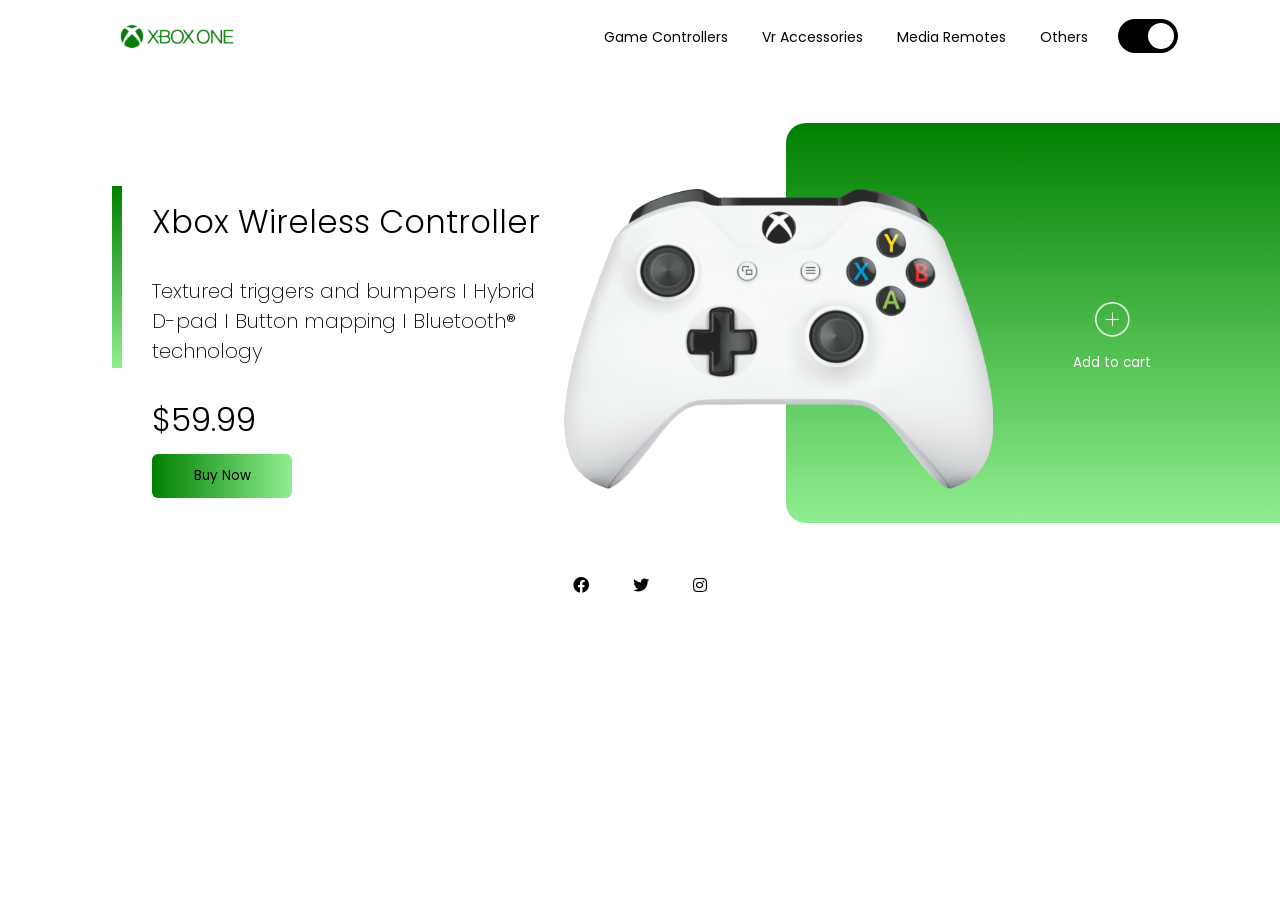
<file: index.html>
<!DOCTYPE html>
<html lang="en">
<head>
    <meta charset="UTF-8">
    <meta http-equiv="X-UA-Compatible" content="IE=edge">
    <meta name="viewport" content="width=device-width, initial-scale=1.0">
    <link rel="stylesheet" href="https://cdnjs.cloudflare.com/ajax/libs/font-awesome/5.15.4/css/all.min.css">
    <link rel="stylesheet" href="style.css">
    <title>Xbox controller</title>
</head>
<body>
    <header>
        <div class="nav-bar">
            <img src="Images/xbox-one-2-logo.png" alt="logo" class="logo">
            <nav>
                <ul>
                    <li><a href="#">Game Controllers</a></li>
                    <li><a href="#">Vr Accessories</a></li>
                    <li><a href="#">Media Remotes</a></li>
                    <li><a href="#">Others</a></li>
                </ul>
            </nav>
            <label class="switch">
                <input type="checkbox" checked id="button">
                <span class="slider round"></span>
            </label> 
        </div>
    </header>
    <section>
        <div class="col-1">
            <h2>Xbox Wireless Controller</h2>
            <p>Textured triggers and bumpers I Hybrid D-pad I Button mapping I Bluetooth® technology
            </p>
            <h3>$59.99</h3>
            <button type="button">Buy Now  <img src="Images/arrow.png"></button>
        </div>
        <div class="col-2">
            <img src="Images/kisspng-xbox-one-controller-microsoft-xbox-one-wireless-co-5b078d81b8bd33.1600857215272216337567.png" alt="controller" class="controller">
            <div class="color-box"></div>
            <div class="add-btn">
                <img src="Images/add.png" alt="add">
                <p><small>Add to cart</small></p>
            </div>
        </div>
    </section>
    <footer>
        <a href="#"><i class="fab fa-facebook"></i></a>
        <a href="#"><i class="fab fa-twitter"></i></a>
        <a href="#"><i class="fab fa-instagram"></i></a>
    </footer>   
<script>
    var button = document.getElementById("button");
    button.onclick = function(){
    document.body.classList.toggle("dark-theme");
    }
</script>        
</body>
</html>
</file>
<file: style.css>
@import url('https://fonts.googleapis.com/css2?family=Poppins:ital,wght@0,100;0,200;0,300;0,400;0,500;0,600;0,700;0,800;0,900;1,100;1,200;1,300;1,400;1,500;1,600;1,700;1,800;1,900&family=Tangerine:wght@400;700&display=swap');

*{
    font-family: 'Poppins', sans-serif;
    margin: 0;
    padding: 0;
    box-sizing: border-box;
    scroll-behavior: smooth;
}

:root{
    --primary-color: white;
    --secondary-color: black;
}

.dark-theme{
    --primary-color: black;
    --secondary-color: white;
}

.switch {
    position: relative;
    display: inline-block;
    width: 60px;
    height: 34px;
}
  
.switch input { 
    opacity: 0;
    width: 0;
    height: 0;
}

.slider {
    position: absolute;
    cursor: pointer;
    top: 0;
    left: 0;
    right: 0;
    bottom: 0;
    background-color: #ccc;
    -webkit-transition: .4s;
    transition: .4s;
}
  
.slider:before {
    position: absolute;
    content: "";
    height: 26px;
    width: 26px;
    left: 4px;
    bottom: 4px;
    background-color: white;
    -webkit-transition: .4s;
    transition: .4s;
}
  
input:checked + .slider {
    background-color: #000000;
}
  
input:focus + .slider {
    box-shadow: 0 0 1px #2196F3;
}
  
input:checked + .slider:before {
    -webkit-transform: translateX(26px);
    -ms-transform: translateX(26px);
    transform: translateX(26p);
}    
.slider.round {
    border-radius: 34px;
}
  
.slider.round:before {
    border-radius: 50%;
}

body{
    width: 100%;
    min-height: 100vh;
    padding-left: 8%;
    padding-right: 8%;
    box-sizing: border-box;
    overflow: hidden;
    background: var(--primary-color);
}

.nav-bar{
    width: 100%;
    display: flex;
    align-items: center;
    justify-content: space-between;
    margin-top: -50px;
}

.logo{
    width: 150px;
    cursor: pointer;
    margin: 30px 0;
}

nav{
    flex: 1;
    text-align: right;
}

nav ul li{
    list-style: none;
    display: inline-block;
    margin-right: 30px;
}

nav ul li a{
    text-decoration: none;
    color: var(--secondary-color);
    font-size: 14px;
}

nav ul li a:hover{
    color: lightgreen;
}

section{
    display: flex;
    justify-content: space-between;
    align-items: center;
}

.col-1{
    flex-basis: 40%;
    position: relative;
    margin-left: 50px;
}

.col-1 h2{
    font-size: 54px;
}

.col-1 h2,h3{
    font-size: 32px;
    font-weight: 300;
    color: var(--secondary-color);
    margin: 20px 0 10px;
}

.col-1 p{
    font-size: 18px;
    color: var(--secondary-color);
    font-weight: 200;
}

.col-1 p{
    margin: 30px 0;
    font-size: 20px;
}

button{
    width: 140px;
    border: 0;
    padding: 12px 10px;
    outline: none;
    color: var(--secondary-color);
    background: linear-gradient(to right, green, lightgreen);
    border-radius: 6px;
    cursor: pointer;
    transition: width 0.5s;
}

button img{
    width: 25px;
    display: none;
}

button:hover img{
    display: block;
}

button:hover{
    width: 160px;
    display: flex;
    justify-content: space-between;
    align-items: center;
}

.col-1::after{
    content: '';
    width: 10px;
    height: 57%;
    background: linear-gradient(green, lightgreen);    
    position: absolute;
    left: -40px;
    top: 8px;
}

.col-2{
    flex-basis: 60%;
    position: relative;
    display: flex;
    align-items: center;
}

.col-2 .controller{
    width: 70%;
}

.color-box{
    position: absolute;
    right: 0;
    top: 0;
    background: linear-gradient(green, lightgreen);
    border-radius: 20px 0 0 20px;
    height: 93%;
    width: 88%;
    z-index: -1;
    transform: translate(150px);
}

.add-btn img{
    width: 35px;
    margin-bottom: 5px;
}

.add-btn{
    text-align: center;
    color: var(--primary-color);
    cursor: pointer;
    padding-left: 80px;
}

footer a{
    display: inline-block;
    height: 13px;
    margin: 20px;
    color: var(--secondary-color);
    transition: 0.7s ease;
}

footer a:hover{
    transform: scale(1.1);
}

footer{
    text-align: center;
}
</file>
